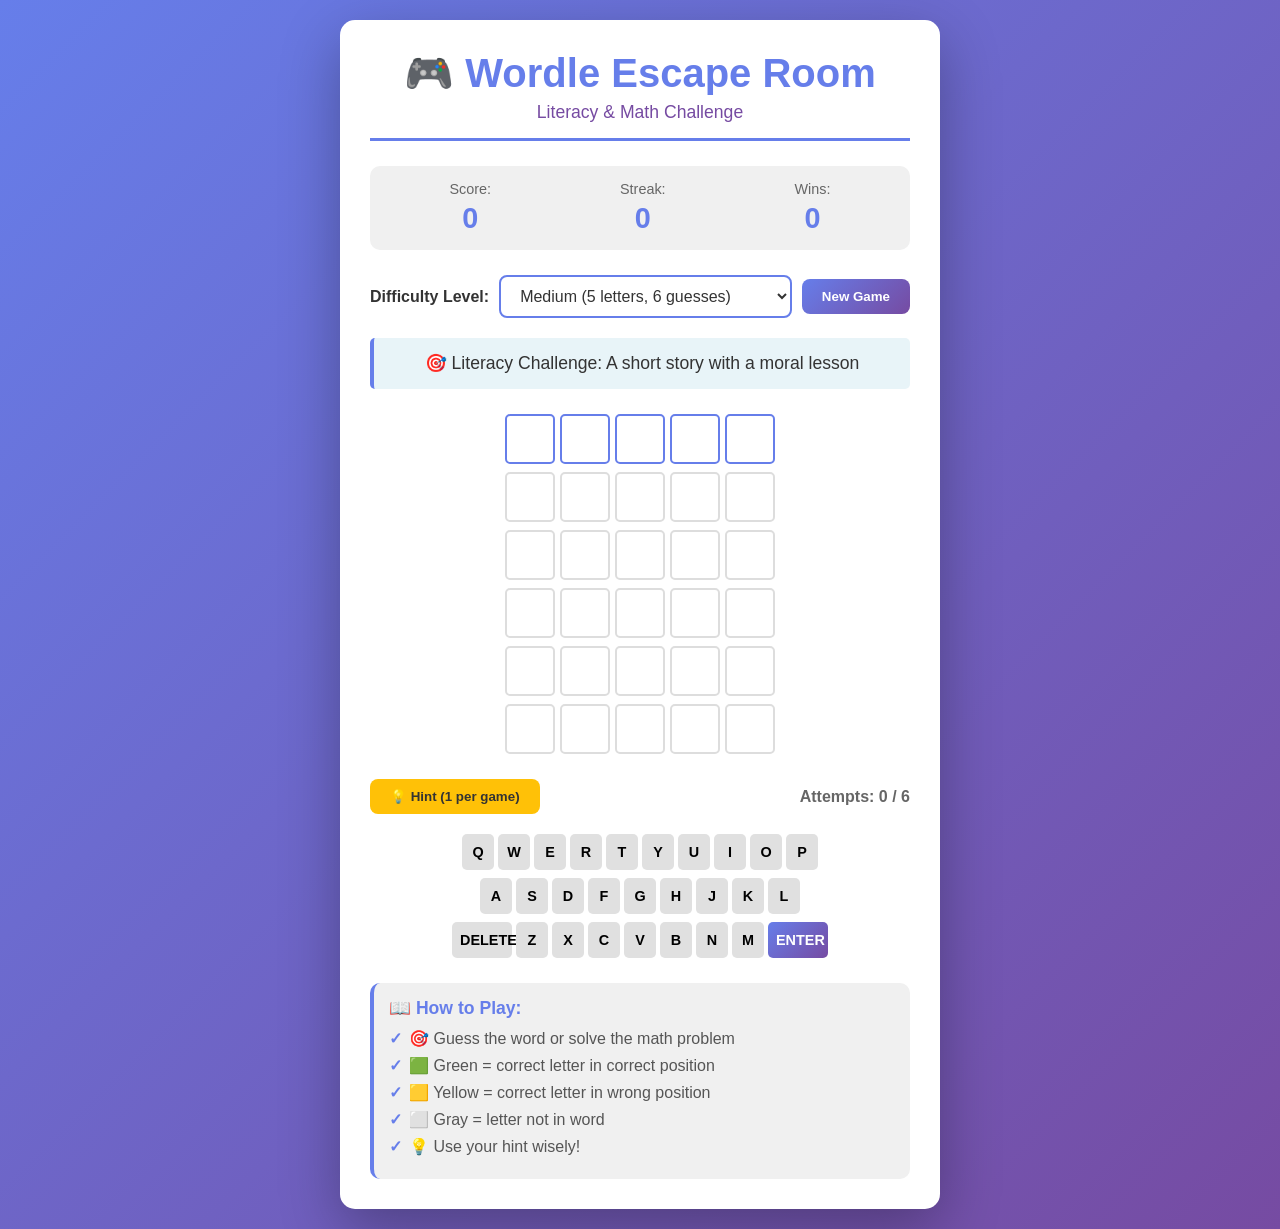
<file: index.html>
<!DOCTYPE html>
<html lang="en">
<head>
    <meta charset="UTF-8">
    <meta name="viewport" content="width=device-width, initial-scale=1.0">
    <title>Wordle Escape Room - Literacy & Math</title>
    <link rel="stylesheet" href="styles.css">
</head>
<body>
    <div class="container">
        <!-- Header -->
        <header class="header">
            <h1>🎮 Wordle Escape Room</h1>
            <p class="subtitle">Literacy & Math Challenge</p>
        </header>

        <!-- Stats Bar -->
        <div class="stats-bar">
            <div class="stat">
                <span class="label">Score:</span>
                <span class="value" id="score">0</span>
            </div>
            <div class="stat">
                <span class="label">Streak:</span>
                <span class="value" id="streak">0</span>
            </div>
            <div class="stat">
                <span class="label">Wins:</span>
                <span class="value" id="wins">0</span>
            </div>
        </div>

        <!-- Difficulty Selector -->
        <div class="difficulty-selector">
            <label for="difficulty">Difficulty Level:</label>
            <select id="difficulty" onchange="changeDifficulty()">
                <option value="easy">Easy (4 letters, 8 guesses)</option>
                <option value="medium" selected>Medium (5 letters, 6 guesses)</option>
                <option value="hard">Hard (6 letters, 5 guesses)</option>
            </select>
            <button id="newGameBtn" onclick="startNewGame()" class="btn-new-game">New Game</button>
        </div>

        <!-- Challenge Type Display -->
        <div class="challenge-info">
            <p id="challengeType"></p>
        </div>

        <!-- Game Board -->
        <div class="game-board">
            <div id="guessesContainer" class="guesses-container"></div>
        </div>

        <!-- Hint Button & Attempts -->
        <div class="game-controls">
            <button id="hintBtn" onclick="showHint()" class="btn-hint">💡 Hint (1 per game)</button>
            <div class="attempts-info">
                <p>Attempts: <span id="attempts">0</span> / <span id="maxAttempts">6</span></p>
            </div>
        </div>

        <!-- Hint Display -->
        <div id="hintDisplay" class="hint-display" style="display: none;">
            <p id="hintText"></p>
        </div>

        <!-- Keyboard -->
        <div class="keyboard">
            <div class="keyboard-row">
                <button class="key" onclick="guessLetter('Q')">Q</button>
                <button class="key" onclick="guessLetter('W')">W</button>
                <button class="key" onclick="guessLetter('E')">E</button>
                <button class="key" onclick="guessLetter('R')">R</button>
                <button class="key" onclick="guessLetter('T')">T</button>
                <button class="key" onclick="guessLetter('Y')">Y</button>
                <button class="key" onclick="guessLetter('U')">U</button>
                <button class="key" onclick="guessLetter('I')">I</button>
                <button class="key" onclick="guessLetter('O')">O</button>
                <button class="key" onclick="guessLetter('P')">P</button>
            </div>
            <div class="keyboard-row">
                <button class="key" onclick="guessLetter('A')">A</button>
                <button class="key" onclick="guessLetter('S')">S</button>
                <button class="key" onclick="guessLetter('D')">D</button>
                <button class="key" onclick="guessLetter('F')">F</button>
                <button class="key" onclick="guessLetter('G')">G</button>
                <button class="key" onclick="guessLetter('H')">H</button>
                <button class="key" onclick="guessLetter('J')">J</button>
                <button class="key" onclick="guessLetter('K')">K</button>
                <button class="key" onclick="guessLetter('L')">L</button>
            </div>
            <div class="keyboard-row">
                <button class="key delete-key" onclick="deleteLetter()">DELETE</button>
                <button class="key" onclick="guessLetter('Z')">Z</button>
                <button class="key" onclick="guessLetter('X')">X</button>
                <button class="key" onclick="guessLetter('C')">C</button>
                <button class="key" onclick="guessLetter('V')">V</button>
                <button class="key" onclick="guessLetter('B')">B</button>
                <button class="key" onclick="guessLetter('N')">N</button>
                <button class="key" onclick="guessLetter('M')">M</button>
                <button class="key enter-key" onclick="submitGuess()">ENTER</button>
            </div>
        </div>

        <!-- Instructions -->
        <div class="instructions">
            <h3>📖 How to Play:</h3>
            <ul>
                <li>🎯 Guess the word or solve the math problem</li>
                <li>🟩 Green = correct letter in correct position</li>
                <li>🟨 Yellow = correct letter in wrong position</li>
                <li>⬜ Gray = letter not in word</li>
                <li>💡 Use your hint wisely!</li>
            </ul>
        </div>
    </div>

    <!-- Game Over Modal -->
    <div id="gameOverModal" class="modal" style="display: none;">
        <div class="modal-content">
            <h2 id="gameOverTitle"></h2>
            <p id="gameOverMessage"></p>
            <p class="final-score">Score: <strong id="finalScore">0</strong></p>
            <button onclick="startNewGame()" class="btn-modal">Play Again</button>
        </div>
    </div>

    <script src="script.js"></script>
</body>
</html>
</file>
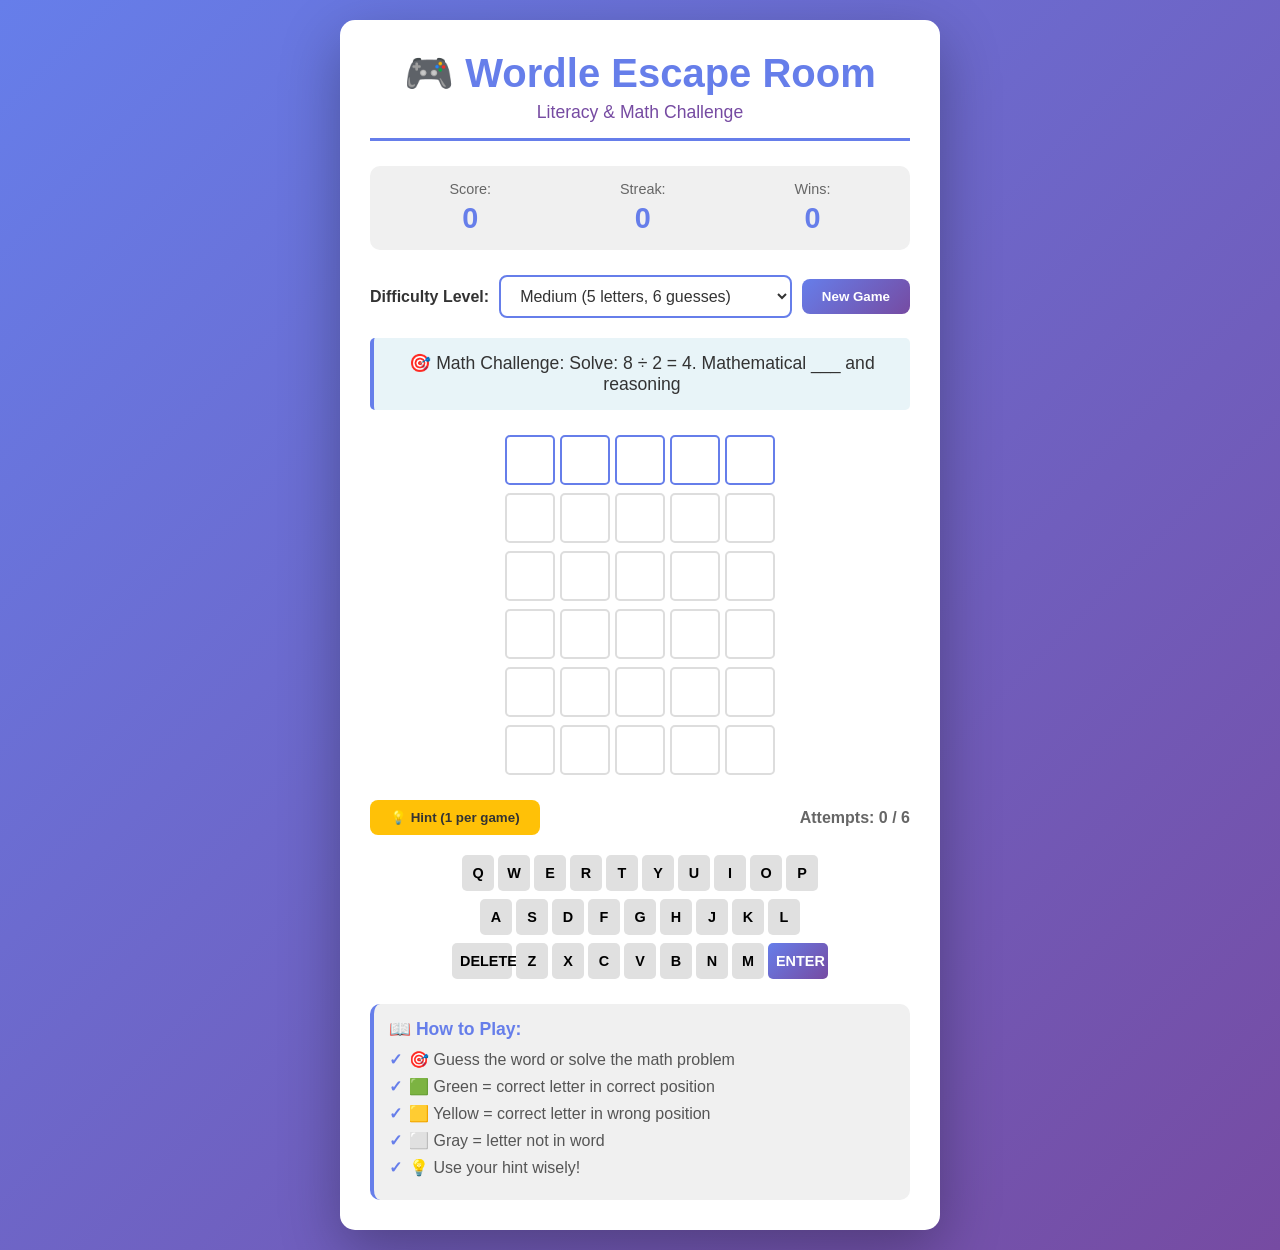
<file: game.html>
<!DOCTYPE html>
<html lang="en">
<head>
    <meta charset="UTF-8">
    <meta name="viewport" content="width=device-width, initial-scale=1.0">
    <title>Wordle Escape Room - Literacy & Math</title>
    <style>
/* ==================== GENERAL STYLES ==================== */
* {
    margin: 0;
    padding: 0;
    box-sizing: border-box;
}

body {
    font-family: 'Segoe UI', Tahoma, Geneva, Verdana, sans-serif;
    background: linear-gradient(135deg, #667eea 0%, #764ba2 100%);
    min-height: 100vh;
    display: flex;
    justify-content: center;
    align-items: center;
    padding: 20px;
}

.container {
    background: white;
    border-radius: 15px;
    box-shadow: 0 20px 60px rgba(0, 0, 0, 0.3);
    max-width: 600px;
    width: 100%;
    padding: 30px;
}

/* ==================== HEADER ==================== */
.header {
    text-align: center;
    margin-bottom: 25px;
    border-bottom: 3px solid #667eea;
    padding-bottom: 15px;
}

.header h1 {
    font-size: 2.5em;
    color: #667eea;
    margin-bottom: 5px;
}

.subtitle {
    font-size: 1.1em;
    color: #764ba2;
    font-weight: 500;
}

/* ==================== STATS BAR ==================== */
.stats-bar {
    display: flex;
    justify-content: space-around;
    margin-bottom: 25px;
    background: #f0f0f0;
    padding: 15px;
    border-radius: 10px;
}

.stat {
    text-align: center;
}

.stat .label {
    display: block;
    font-size: 0.9em;
    color: #666;
    margin-bottom: 5px;
}

.stat .value {
    display: block;
    font-size: 1.8em;
    font-weight: bold;
    color: #667eea;
}

/* ==================== DIFFICULTY SELECTOR ==================== */
.difficulty-selector {
    display: flex;
    gap: 10px;
    margin-bottom: 20px;
    align-items: center;
    flex-wrap: wrap;
}

.difficulty-selector label {
    font-weight: 600;
    color: #333;
}

.difficulty-selector select {
    flex: 1;
    padding: 10px 15px;
    border: 2px solid #667eea;
    border-radius: 8px;
    font-size: 1em;
    cursor: pointer;
    background: white;
    color: #333;
    min-width: 200px;
}

.difficulty-selector select:focus {
    outline: none;
    border-color: #764ba2;
}

.btn-new-game {
    padding: 10px 20px;
    background: linear-gradient(135deg, #667eea, #764ba2);
    color: white;
    border: none;
    border-radius: 8px;
    font-weight: 600;
    cursor: pointer;
    transition: transform 0.2s;
}

.btn-new-game:hover {
    transform: scale(1.05);
}

/* ==================== CHALLENGE INFO ==================== */
.challenge-info {
    text-align: center;
    margin-bottom: 20px;
    padding: 15px;
    background: #e8f4f8;
    border-left: 4px solid #667eea;
    border-radius: 5px;
}

.challenge-info p {
    font-size: 1.1em;
    color: #333;
    margin: 0;
}

/* ==================== GAME BOARD ==================== */
.game-board {
    margin: 25px 0;
}

.guesses-container {
    display: flex;
    flex-direction: column;
    gap: 8px;
}

.guess-row {
    display: flex;
    gap: 5px;
    justify-content: center;
}

.letter-box {
    width: 50px;
    height: 50px;
    border: 2px solid #ddd;
    border-radius: 5px;
    display: flex;
    align-items: center;
    justify-content: center;
    font-size: 1.5em;
    font-weight: bold;
    text-transform: uppercase;
    transition: all 0.3s;
    background: white;
    color: #333;
}

.letter-box.active {
    border-color: #667eea;
}

.letter-box.correct {
    background: #6aaa64;
    color: white;
    border-color: #6aaa64;
    transform: scale(1.05);
}

.letter-box.present {
    background: #c9b458;
    color: white;
    border-color: #c9b458;
    transform: scale(1.05);
}

.letter-box.absent {
    background: #787c7e;
    color: white;
    border-color: #787c7e;
    opacity: 0.7;
}

/* ==================== GAME CONTROLS ==================== */
.game-controls {
    display: flex;
    justify-content: space-between;
    align-items: center;
    margin-bottom: 20px;
    flex-wrap: wrap;
    gap: 15px;
}

.btn-hint {
    padding: 10px 20px;
    background: #ffc107;
    color: #333;
    border: none;
    border-radius: 8px;
    font-weight: 600;
    cursor: pointer;
    transition: all 0.3s;
}

.btn-hint:hover:not(:disabled) {
    background: #ffb300;
    transform: scale(1.05);
}

.btn-hint:disabled {
    background: #ccc;
    cursor: not-allowed;
    opacity: 0.6;
}

.attempts-info {
    font-weight: 600;
    color: #666;
    text-align: center;
}

/* ==================== HINT DISPLAY ==================== */
.hint-display {
    background: #fff3cd;
    border-left: 4px solid #ffc107;
    padding: 12px 15px;
    border-radius: 5px;
    margin-bottom: 20px;
    display: none;
}

.hint-display p {
    margin: 0;
    color: #856404;
    font-weight: 500;
}

/* ==================== KEYBOARD ==================== */
.keyboard {
    margin: 20px 0;
    display: flex;
    flex-direction: column;
    gap: 8px;
}

.keyboard-row {
    display: flex;
    gap: 4px;
    justify-content: center;
    flex-wrap: wrap;
}

.key {
    padding: 10px 8px;
    background: #e0e0e0;
    border: none;
    border-radius: 5px;
    font-weight: 600;
    cursor: pointer;
    transition: all 0.2s;
    font-size: 0.9em;
    min-width: 32px;
    text-align: center;
}

.key:hover {
    background: #d0d0d0;
    transform: scale(1.05);
}

.key:active {
    transform: scale(0.95);
}

.key.correct {
    background: #6aaa64;
    color: white;
}

.key.present {
    background: #c9b458;
    color: white;
}

.key.absent {
    background: #787c7e;
    color: white;
    opacity: 0.6;
}

.delete-key {
    flex: 1;
    max-width: 60px;
}

.enter-key {
    flex: 1;
    max-width: 60px;
    background: linear-gradient(135deg, #667eea, #764ba2);
    color: white;
}

.enter-key:hover {
    background: linear-gradient(135deg, #764ba2, #667eea);
}

/* ==================== INSTRUCTIONS ==================== */
.instructions {
    background: #f0f0f0;
    padding: 15px;
    border-radius: 10px;
    margin-top: 25px;
    border-left: 4px solid #667eea;
}

.instructions h3 {
    color: #667eea;
    margin-bottom: 10px;
    font-size: 1.1em;
}

.instructions ul {
    list-style: none;
    padding: 0;
}

.instructions li {
    color: #555;
    margin-bottom: 8px;
    padding-left: 20px;
    position: relative;
}

.instructions li:before {
    content: "✓";
    position: absolute;
    left: 0;
    color: #667eea;
    font-weight: bold;
}

/* ==================== MODAL ==================== */
.modal {
    position: fixed;
    top: 0;
    left: 0;
    width: 100%;
    height: 100%;
    background: rgba(0, 0, 0, 0.7);
    display: flex;
    justify-content: center;
    align-items: center;
    z-index: 1000;
}

.modal-content {
    background: white;
    padding: 40px;
    border-radius: 15px;
    text-align: center;
    box-shadow: 0 20px 60px rgba(0, 0, 0, 0.3);
    max-width: 400px;
    width: 90%;
}

.modal-content h2 {
    font-size: 2em;
    margin-bottom: 15px;
    color: #667eea;
}

.modal-content p {
    font-size: 1.1em;
    color: #555;
    margin-bottom: 10px;
}

.final-score {
    font-size: 1.3em;
    color: #764ba2;
    margin: 20px 0 !important;
    font-weight: bold;
}

.btn-modal {
    padding: 15px 40px;
    background: linear-gradient(135deg, #667eea, #764ba2);
    color: white;
    border: none;
    border-radius: 8px;
    font-size: 1.1em;
    font-weight: 600;
    cursor: pointer;
    transition: transform 0.2s;
    margin-top: 20px;
}

.btn-modal:hover {
    transform: scale(1.05);
}

/* ==================== RESPONSIVE ==================== */
@media (max-width: 600px) {
    .container {
        padding: 20px;
    }

    .header h1 {
        font-size: 1.8em;
    }

    .letter-box {
        width: 40px;
        height: 40px;
        font-size: 1.2em;
    }

    .key {
        padding: 8px 5px;
        font-size: 0.8em;
        min-width: 28px;
    }

    .difficulty-selector {
        flex-direction: column;
    }

    .difficulty-selector select {
        min-width: 100%;
    }

    .game-controls {
        flex-direction: column;
    }

    .stats-bar {
        flex-direction: column;
        gap: 10px;
    }
}
    </style>
</head>
<body>
    <div class="container">
        <!-- Header -->
        <header class="header">
            <h1>🎮 Wordle Escape Room</h1>
            <p class="subtitle">Literacy & Math Challenge</p>
        </header>

        <!-- Stats Bar -->
        <div class="stats-bar">
            <div class="stat">
                <span class="label">Score:</span>
                <span class="value" id="score">0</span>
            </div>
            <div class="stat">
                <span class="label">Streak:</span>
                <span class="value" id="streak">0</span>
            </div>
            <div class="stat">
                <span class="label">Wins:</span>
                <span class="value" id="wins">0</span>
            </div>
        </div>

        <!-- Difficulty Selector -->
        <div class="difficulty-selector">
            <label for="difficulty">Difficulty Level:</label>
            <select id="difficulty" onchange="changeDifficulty()">
                <option value="easy">Easy (4 letters, 8 guesses)</option>
                <option value="medium" selected>Medium (5 letters, 6 guesses)</option>
                <option value="hard">Hard (6 letters, 5 guesses)</option>
            </select>
            <button id="newGameBtn" onclick="startNewGame()" class="btn-new-game">New Game</button>
        </div>

        <!-- Challenge Type Display -->
        <div class="challenge-info">
            <p id="challengeType"></p>
        </div>

        <!-- Game Board -->
        <div class="game-board">
            <div id="guessesContainer" class="guesses-container"></div>
        </div>

        <!-- Hint Button & Attempts -->
        <div class="game-controls">
            <button id="hintBtn" onclick="showHint()" class="btn-hint">💡 Hint (1 per game)</button>
            <div class="attempts-info">
                <p>Attempts: <span id="attempts">0</span> / <span id="maxAttempts">6</span></p>
            </div>
        </div>

        <!-- Hint Display -->
        <div id="hintDisplay" class="hint-display" style="display: none;">
            <p id="hintText"></p>
        </div>

        <!-- Keyboard -->
        <div class="keyboard">
            <div class="keyboard-row">
                <button class="key" onclick="guessLetter('Q')">Q</button>
                <button class="key" onclick="guessLetter('W')">W</button>
                <button class="key" onclick="guessLetter('E')">E</button>
                <button class="key" onclick="guessLetter('R')">R</button>
                <button class="key" onclick="guessLetter('T')">T</button>
                <button class="key" onclick="guessLetter('Y')">Y</button>
                <button class="key" onclick="guessLetter('U')">U</button>
                <button class="key" onclick="guessLetter('I')">I</button>
                <button class="key" onclick="guessLetter('O')">O</button>
                <button class="key" onclick="guessLetter('P')">P</button>
            </div>
            <div class="keyboard-row">
                <button class="key" onclick="guessLetter('A')">A</button>
                <button class="key" onclick="guessLetter('S')">S</button>
                <button class="key" onclick="guessLetter('D')">D</button>
                <button class="key" onclick="guessLetter('F')">F</button>
                <button class="key" onclick="guessLetter('G')">G</button>
                <button class="key" onclick="guessLetter('H')">H</button>
                <button class="key" onclick="guessLetter('J')">J</button>
                <button class="key" onclick="guessLetter('K')">K</button>
                <button class="key" onclick="guessLetter('L')">L</button>
            </div>
            <div class="keyboard-row">
                <button class="key delete-key" onclick="deleteLetter()">DELETE</button>
                <button class="key" onclick="guessLetter('Z')">Z</button>
                <button class="key" onclick="guessLetter('X')">X</button>
                <button class="key" onclick="guessLetter('C')">C</button>
                <button class="key" onclick="guessLetter('V')">V</button>
                <button class="key" onclick="guessLetter('B')">B</button>
                <button class="key" onclick="guessLetter('N')">N</button>
                <button class="key" onclick="guessLetter('M')">M</button>
                <button class="key enter-key" onclick="submitGuess()">ENTER</button>
            </div>
        </div>

        <!-- Instructions -->
        <div class="instructions">
            <h3>📖 How to Play:</h3>
            <ul>
                <li>🎯 Guess the word or solve the math problem</li>
                <li>🟩 Green = correct letter in correct position</li>
                <li>🟨 Yellow = correct letter in wrong position</li>
                <li>⬜ Gray = letter not in word</li>
                <li>💡 Use your hint wisely!</li>
            </ul>
        </div>
    </div>

    <!-- Game Over Modal -->
    <div id="gameOverModal" class="modal" style="display: none;">
        <div class="modal-content">
            <h2 id="gameOverTitle"></h2>
            <p id="gameOverMessage"></p>
            <p class="final-score">Score: <strong id="finalScore">0</strong></p>
            <button onclick="startNewGame()" class="btn-modal">Play Again</button>
        </div>
    </div>

    <script>
/* ==================== GAME DATA ==================== */
const gameData = {
    easy: {
        words: [
            { word: 'BOOK', type: 'Literacy', challenge: 'A bound set of pages with a story' },
            { word: 'MATH', type: 'Math', challenge: 'Solve: 2 + 2 = 4. Spell the word for this subject' },
            { word: 'READ', type: 'Literacy', challenge: 'To look at words and understand them' },
            { word: 'PLAN', type: 'Math', challenge: 'Solve: 5 + 5 = 10. This is a 4-letter ___' },
            { word: 'POEM', type: 'Literacy', challenge: 'A piece of creative writing with rhymes' },
            { word: 'QUIZ', type: 'Math', challenge: 'Solve: 3 × 3 = 9. A short test or ___ question' },
            { word: 'IDEA', type: 'Literacy', challenge: 'A thought or suggestion' },
            { word: 'AREA', type: 'Math', challenge: 'Solve: 4 × 3 = 12. The space inside a shape is called ___' }
        ],
        maxAttempts: 8
    },
    medium: {
        words: [
            { word: 'STORY', type: 'Literacy', challenge: 'A narrative tale or account of events' },
            { word: 'GRAPH', type: 'Math', challenge: 'Solve: 10 - 3 = 7. A visual display of data on a ___' },
            { word: 'NOVEL', type: 'Literacy', challenge: 'A long fictional narrative book' },
            { word: 'SHAPE', type: 'Math', challenge: 'Solve: 6 + 4 = 10. A circle or square is a geometric ___' },
            { word: 'THEME', type: 'Literacy', challenge: 'The main idea or subject of a story' },
            { word: 'LOGIC', type: 'Math', challenge: 'Solve: 8 ÷ 2 = 4. Mathematical ___ and reasoning' },
            { word: 'WRITE', type: 'Literacy', challenge: 'To compose words on paper or screen' },
            { word: 'ANGLE', type: 'Math', challenge: 'Solve: 45 + 45 = 90. A 90-degree ___ is a right angle' },
            { word: 'FABLE', type: 'Literacy', challenge: 'A short story with a moral lesson' },
            { word: 'EQUAL', type: 'Math', challenge: 'Solve: 7 = 7. Two things that are the same are ___' }
        ],
        maxAttempts: 6
    },
    hard: {
        words: [
            { word: 'AUTHOR', type: 'Literacy', challenge: 'A person who writes books or stories' },
            { word: 'VOLUME', type: 'Math', challenge: 'Solve: 5 × 4 × 3 = 60. The amount of space in a 3D shape' },
            { word: 'POETRY', type: 'Literacy', challenge: 'Creative writing using rhythm and emotion' },
            { word: 'METRIC', type: 'Math', challenge: 'Solve: 1000mm = 1m. The ___ system measures in powers of 10' },
            { word: 'SYMBOL', type: 'Literacy', challenge: 'A sign or image that represents something else' },
            { word: 'PRIMES', type: 'Math', challenge: 'Solve: 2,3,5,7. Numbers divisible only by 1 and themselves' },
            { word: 'PHRASE', type: 'Literacy', challenge: 'A group of words that express an idea' },
            { word: 'MATRIX', type: 'Math', challenge: 'Solve: 2×2 with 4 elements. A rectangular array of numbers' },
            { word: 'THESIS', type: 'Literacy', challenge: 'The main argument or claim in an essay' },
            { word: 'DECIMAL', type: 'Math', challenge: 'A number like 3.14 is called a ___ number' }
        ],
        maxAttempts: 5
    }
};

/* ==================== GAME STATE ==================== */
let gameState = {
    difficulty: 'medium',
    currentWord: {},
    guesses: [],
    currentGuess: '',
    gameOver: false,
    won: false,
    hintUsed: false,
    score: 0,
    streak: 0,
    wins: 0,
    keyStates: {}
};

/* ==================== INITIALIZATION ==================== */
document.addEventListener('DOMContentLoaded', () => {
    loadStats();
    startNewGame();
    addKeyboardSupport();
});

function startNewGame() {
    const difficulty = document.getElementById('difficulty').value;
    gameState.difficulty = difficulty;
    gameState.currentWord = getRandomWord(difficulty);
    gameState.guesses = [];
    gameState.currentGuess = '';
    gameState.gameOver = false;
    gameState.won = false;
    gameState.hintUsed = false;
    gameState.keyStates = {};
    
    document.getElementById('hintBtn').disabled = false;
    document.getElementById('hintDisplay').style.display = 'none';
    document.getElementById('gameOverModal').style.display = 'none';
    
    updateDisplay();
    renderGameBoard();
}

function getRandomWord(difficulty) {
    const words = gameData[difficulty].words;
    return words[Math.floor(Math.random() * words.length)];
}

function changeDifficulty() {
    startNewGame();
}

/* ==================== DISPLAY UPDATES ==================== */
function updateDisplay() {
    const maxAttempts = gameData[gameState.difficulty].maxAttempts;
    const remainingAttempts = maxAttempts - gameState.guesses.length;
    
    document.getElementById('challengeType').textContent = 
        `🎯 ${gameState.currentWord.type} Challenge: ${gameState.currentWord.challenge}`;
    document.getElementById('attempts').textContent = gameState.guesses.length;
    document.getElementById('maxAttempts').textContent = maxAttempts;
    document.getElementById('score').textContent = gameState.score;
    document.getElementById('streak').textContent = gameState.streak;
    document.getElementById('wins').textContent = gameState.wins;
}

function renderGameBoard() {
    const maxAttempts = gameData[gameState.difficulty].maxAttempts;
    const wordLength = gameState.currentWord.word.length;
    const container = document.getElementById('guessesContainer');
    container.innerHTML = '';

    for (let i = 0; i < maxAttempts; i++) {
        const row = document.createElement('div');
        row.className = 'guess-row';
        
        for (let j = 0; j < wordLength; j++) {
            const box = document.createElement('div');
            box.className = 'letter-box';
            
            if (i < gameState.guesses.length) {
                const letter = gameState.guesses[i][j];
                box.textContent = letter;
                
                if (letter === gameState.currentWord.word[j]) {
                    box.classList.add('correct');
                } else if (gameState.currentWord.word.includes(letter)) {
                    box.classList.add('present');
                } else {
                    box.classList.add('absent');
                }
            } else if (i === gameState.guesses.length) {
                if (j < gameState.currentGuess.length) {
                    box.textContent = gameState.currentGuess[j];
                }
                box.classList.add('active');
            }
            
            row.appendChild(box);
        }
        container.appendChild(row);
    }
    updateDisplay();
}

/* ==================== GAME INPUT ==================== */
function guessLetter(letter) {
    if (gameState.gameOver || gameState.currentGuess.length >= gameState.currentWord.word.length) {
        return;
    }
    
    gameState.currentGuess += letter;
    renderGameBoard();
}

function deleteLetter() {
    if (gameState.gameOver) return;
    gameState.currentGuess = gameState.currentGuess.slice(0, -1);
    renderGameBoard();
}

function submitGuess() {
    if (gameState.gameOver) {
        startNewGame();
        return;
    }

    const wordLength = gameState.currentWord.word.length;
    
    if (gameState.currentGuess.length !== wordLength) {
        alert(`Please enter a ${wordLength}-letter word!`);
        return;
    }

    gameState.guesses.push(gameState.currentGuess);
    updateKeyStates();

    if (gameState.currentGuess === gameState.currentWord.word) {
        // Won!
        calculateScore();
        endGame(true);
    } else if (gameState.guesses.length === gameData[gameState.difficulty].maxAttempts) {
        // Lost
        gameState.streak = 0;
        endGame(false);
    } else {
        gameState.currentGuess = '';
        renderGameBoard();
    }
}

function updateKeyStates() {
    const guess = gameState.currentGuess;
    const word = gameState.currentWord.word;

    for (let i = 0; i < guess.length; i++) {
        const letter = guess[i];
        
        if (word[i] === letter) {
            gameState.keyStates[letter] = 'correct';
        } else if (word.includes(letter) && gameState.keyStates[letter] !== 'correct') {
            gameState.keyStates[letter] = 'present';
        } else if (!gameState.keyStates[letter]) {
            gameState.keyStates[letter] = 'absent';
        }
    }
    
    updateKeyboardDisplay();
}

function updateKeyboardDisplay() {
    document.querySelectorAll('.key').forEach(button => {
        const letter = button.textContent;
        if (gameState.keyStates[letter]) {
            button.classList.remove('correct', 'present', 'absent');
            button.classList.add(gameState.keyStates[letter]);
        }
    });
}

function calculateScore() {
    const baseScore = 100;
    const penaltyPerGuess = 10;
    const guessCount = gameState.guesses.length;
    const wordLengthBonus = gameState.currentWord.word.length * 5;
    
    const score = Math.max(0, baseScore - (guessCount * penaltyPerGuess) + wordLengthBonus);
    gameState.score += score;
    gameState.streak += 1;
    gameState.wins += 1;
    
    return score;
}

function endGame(won) {
    gameState.gameOver = true;
    gameState.won = won;
    
    const modal = document.getElementById('gameOverModal');
    const title = document.getElementById('gameOverTitle');
    const message = document.getElementById('gameOverMessage');
    const finalScore = document.getElementById('finalScore');

    if (won) {
        title.textContent = '🎉 You Won!';
        message.textContent = `Congratulations! You guessed the word: ${gameState.currentWord.word}`;
        finalScore.textContent = gameState.score;
    } else {
        title.textContent = '😢 Game Over';
        message.textContent = `The word was: ${gameState.currentWord.word}. Better luck next time!`;
        gameState.streak = 0;
        finalScore.textContent = gameState.score;
    }

    saveStats();
    renderGameBoard();
    modal.style.display = 'flex';
}

/* ==================== HINT SYSTEM ==================== */
function showHint() {
    if (gameState.hintUsed || gameState.gameOver) return;

    gameState.hintUsed = true;
    document.getElementById('hintBtn').disabled = true;

    const word = gameState.currentWord.word;
    const hintIndex = Math.floor(Math.random() * word.length);
    const hintLetter = word[hintIndex];
    
    const hintText = `Hint: There is a '${hintLetter}' in position ${hintIndex + 1}`;
    document.getElementById('hintText').textContent = hintText;
    document.getElementById('hintDisplay').style.display = 'block';
}

/* ==================== STATISTICS ==================== */
function saveStats() {
    const stats = {
        score: gameState.score,
        streak: gameState.streak,
        wins: gameState.wins
    };
    localStorage.setItem('wordleStats', JSON.stringify(stats));
}

function loadStats() {
    const saved = localStorage.getItem('wordleStats');
    if (saved) {
        const stats = JSON.parse(saved);
        gameState.score = stats.score;
        gameState.streak = stats.streak;
        gameState.wins = stats.wins;
    }
    updateDisplay();
}

/* ==================== KEYBOARD SUPPORT ==================== */
function addKeyboardSupport() {
    document.addEventListener('keydown', (event) => {
        if (gameState.gameOver) return;

        const letter = event.key.toUpperCase();
        
        if (/^[A-Z]$/.test(letter)) {
            guessLetter(letter);
        } else if (event.key === 'Backspace') {
            deleteLetter();
        } else if (event.key === 'Enter') {
            submitGuess();
        }
    });
}
    </script>
</body>
</html>
</file>
<file: styles.css>
/* ==================== GENERAL STYLES ==================== */
* {
    margin: 0;
    padding: 0;
    box-sizing: border-box;
}

body {
    font-family: 'Segoe UI', Tahoma, Geneva, Verdana, sans-serif;
    background: linear-gradient(135deg, #667eea 0%, #764ba2 100%);
    min-height: 100vh;
    display: flex;
    justify-content: center;
    align-items: center;
    padding: 20px;
}

.container {
    background: white;
    border-radius: 15px;
    box-shadow: 0 20px 60px rgba(0, 0, 0, 0.3);
    max-width: 600px;
    width: 100%;
    padding: 30px;
}

/* ==================== HEADER ==================== */
.header {
    text-align: center;
    margin-bottom: 25px;
    border-bottom: 3px solid #667eea;
    padding-bottom: 15px;
}

.header h1 {
    font-size: 2.5em;
    color: #667eea;
    margin-bottom: 5px;
}

.subtitle {
    font-size: 1.1em;
    color: #764ba2;
    font-weight: 500;
}

/* ==================== STATS BAR ==================== */
.stats-bar {
    display: flex;
    justify-content: space-around;
    margin-bottom: 25px;
    background: #f0f0f0;
    padding: 15px;
    border-radius: 10px;
}

.stat {
    text-align: center;
}

.stat .label {
    display: block;
    font-size: 0.9em;
    color: #666;
    margin-bottom: 5px;
}

.stat .value {
    display: block;
    font-size: 1.8em;
    font-weight: bold;
    color: #667eea;
}

/* ==================== DIFFICULTY SELECTOR ==================== */
.difficulty-selector {
    display: flex;
    gap: 10px;
    margin-bottom: 20px;
    align-items: center;
    flex-wrap: wrap;
}

.difficulty-selector label {
    font-weight: 600;
    color: #333;
}

.difficulty-selector select {
    flex: 1;
    padding: 10px 15px;
    border: 2px solid #667eea;
    border-radius: 8px;
    font-size: 1em;
    cursor: pointer;
    background: white;
    color: #333;
    min-width: 200px;
}

.difficulty-selector select:focus {
    outline: none;
    border-color: #764ba2;
}

.btn-new-game {
    padding: 10px 20px;
    background: linear-gradient(135deg, #667eea, #764ba2);
    color: white;
    border: none;
    border-radius: 8px;
    font-weight: 600;
    cursor: pointer;
    transition: transform 0.2s;
}

.btn-new-game:hover {
    transform: scale(1.05);
}

/* ==================== CHALLENGE INFO ==================== */
.challenge-info {
    text-align: center;
    margin-bottom: 20px;
    padding: 15px;
    background: #e8f4f8;
    border-left: 4px solid #667eea;
    border-radius: 5px;
}

.challenge-info p {
    font-size: 1.1em;
    color: #333;
    margin: 0;
}

/* ==================== GAME BOARD ==================== */
.game-board {
    margin: 25px 0;
}

.guesses-container {
    display: flex;
    flex-direction: column;
    gap: 8px;
}

.guess-row {
    display: flex;
    gap: 5px;
    justify-content: center;
}

.letter-box {
    width: 50px;
    height: 50px;
    border: 2px solid #ddd;
    border-radius: 5px;
    display: flex;
    align-items: center;
    justify-content: center;
    font-size: 1.5em;
    font-weight: bold;
    text-transform: uppercase;
    transition: all 0.3s;
    background: white;
    color: #333;
}

.letter-box.active {
    border-color: #667eea;
}

.letter-box.correct {
    background: #6aaa64;
    color: white;
    border-color: #6aaa64;
    transform: scale(1.05);
}

.letter-box.present {
    background: #c9b458;
    color: white;
    border-color: #c9b458;
    transform: scale(1.05);
}

.letter-box.absent {
    background: #787c7e;
    color: white;
    border-color: #787c7e;
    opacity: 0.7;
}

/* ==================== GAME CONTROLS ==================== */
.game-controls {
    display: flex;
    justify-content: space-between;
    align-items: center;
    margin-bottom: 20px;
    flex-wrap: wrap;
    gap: 15px;
}

.btn-hint {
    padding: 10px 20px;
    background: #ffc107;
    color: #333;
    border: none;
    border-radius: 8px;
    font-weight: 600;
    cursor: pointer;
    transition: all 0.3s;
}

.btn-hint:hover:not(:disabled) {
    background: #ffb300;
    transform: scale(1.05);
}

.btn-hint:disabled {
    background: #ccc;
    cursor: not-allowed;
    opacity: 0.6;
}

.attempts-info {
    font-weight: 600;
    color: #666;
    text-align: center;
}

/* ==================== HINT DISPLAY ==================== */
.hint-display {
    background: #fff3cd;
    border-left: 4px solid #ffc107;
    padding: 12px 15px;
    border-radius: 5px;
    margin-bottom: 20px;
    display: none;
}

.hint-display p {
    margin: 0;
    color: #856404;
    font-weight: 500;
}

/* ==================== KEYBOARD ==================== */
.keyboard {
    margin: 20px 0;
    display: flex;
    flex-direction: column;
    gap: 8px;
}

.keyboard-row {
    display: flex;
    gap: 4px;
    justify-content: center;
    flex-wrap: wrap;
}

.key {
    padding: 10px 8px;
    background: #e0e0e0;
    border: none;
    border-radius: 5px;
    font-weight: 600;
    cursor: pointer;
    transition: all 0.2s;
    font-size: 0.9em;
    min-width: 32px;
    text-align: center;
}

.key:hover {
    background: #d0d0d0;
    transform: scale(1.05);
}

.key:active {
    transform: scale(0.95);
}

.key.correct {
    background: #6aaa64;
    color: white;
}

.key.present {
    background: #c9b458;
    color: white;
}

.key.absent {
    background: #787c7e;
    color: white;
    opacity: 0.6;
}

.delete-key {
    flex: 1;
    max-width: 60px;
}

.enter-key {
    flex: 1;
    max-width: 60px;
    background: linear-gradient(135deg, #667eea, #764ba2);
    color: white;
}

.enter-key:hover {
    background: linear-gradient(135deg, #764ba2, #667eea);
}

/* ==================== INSTRUCTIONS ==================== */
.instructions {
    background: #f0f0f0;
    padding: 15px;
    border-radius: 10px;
    margin-top: 25px;
    border-left: 4px solid #667eea;
}

.instructions h3 {
    color: #667eea;
    margin-bottom: 10px;
    font-size: 1.1em;
}

.instructions ul {
    list-style: none;
    padding: 0;
}

.instructions li {
    color: #555;
    margin-bottom: 8px;
    padding-left: 20px;
    position: relative;
}

.instructions li:before {
    content: "✓";
    position: absolute;
    left: 0;
    color: #667eea;
    font-weight: bold;
}

/* ==================== MODAL ==================== */
.modal {
    position: fixed;
    top: 0;
    left: 0;
    width: 100%;
    height: 100%;
    background: rgba(0, 0, 0, 0.7);
    display: flex;
    justify-content: center;
    align-items: center;
    z-index: 1000;
}

.modal-content {
    background: white;
    padding: 40px;
    border-radius: 15px;
    text-align: center;
    box-shadow: 0 20px 60px rgba(0, 0, 0, 0.3);
    max-width: 400px;
    width: 90%;
}

.modal-content h2 {
    font-size: 2em;
    margin-bottom: 15px;
    color: #667eea;
}

.modal-content p {
    font-size: 1.1em;
    color: #555;
    margin-bottom: 10px;
}

.final-score {
    font-size: 1.3em;
    color: #764ba2;
    margin: 20px 0 !important;
    font-weight: bold;
}

.btn-modal {
    padding: 15px 40px;
    background: linear-gradient(135deg, #667eea, #764ba2);
    color: white;
    border: none;
    border-radius: 8px;
    font-size: 1.1em;
    font-weight: 600;
    cursor: pointer;
    transition: transform 0.2s;
    margin-top: 20px;
}

.btn-modal:hover {
    transform: scale(1.05);
}

/* ==================== RESPONSIVE ==================== */
@media (max-width: 600px) {
    .container {
        padding: 20px;
    }

    .header h1 {
        font-size: 1.8em;
    }

    .letter-box {
        width: 40px;
        height: 40px;
        font-size: 1.2em;
    }

    .key {
        padding: 8px 5px;
        font-size: 0.8em;
        min-width: 28px;
    }

    .difficulty-selector {
        flex-direction: column;
    }

    .difficulty-selector select {
        min-width: 100%;
    }

    .game-controls {
        flex-direction: column;
    }

    .stats-bar {
        flex-direction: column;
        gap: 10px;
    }
}
</file>
